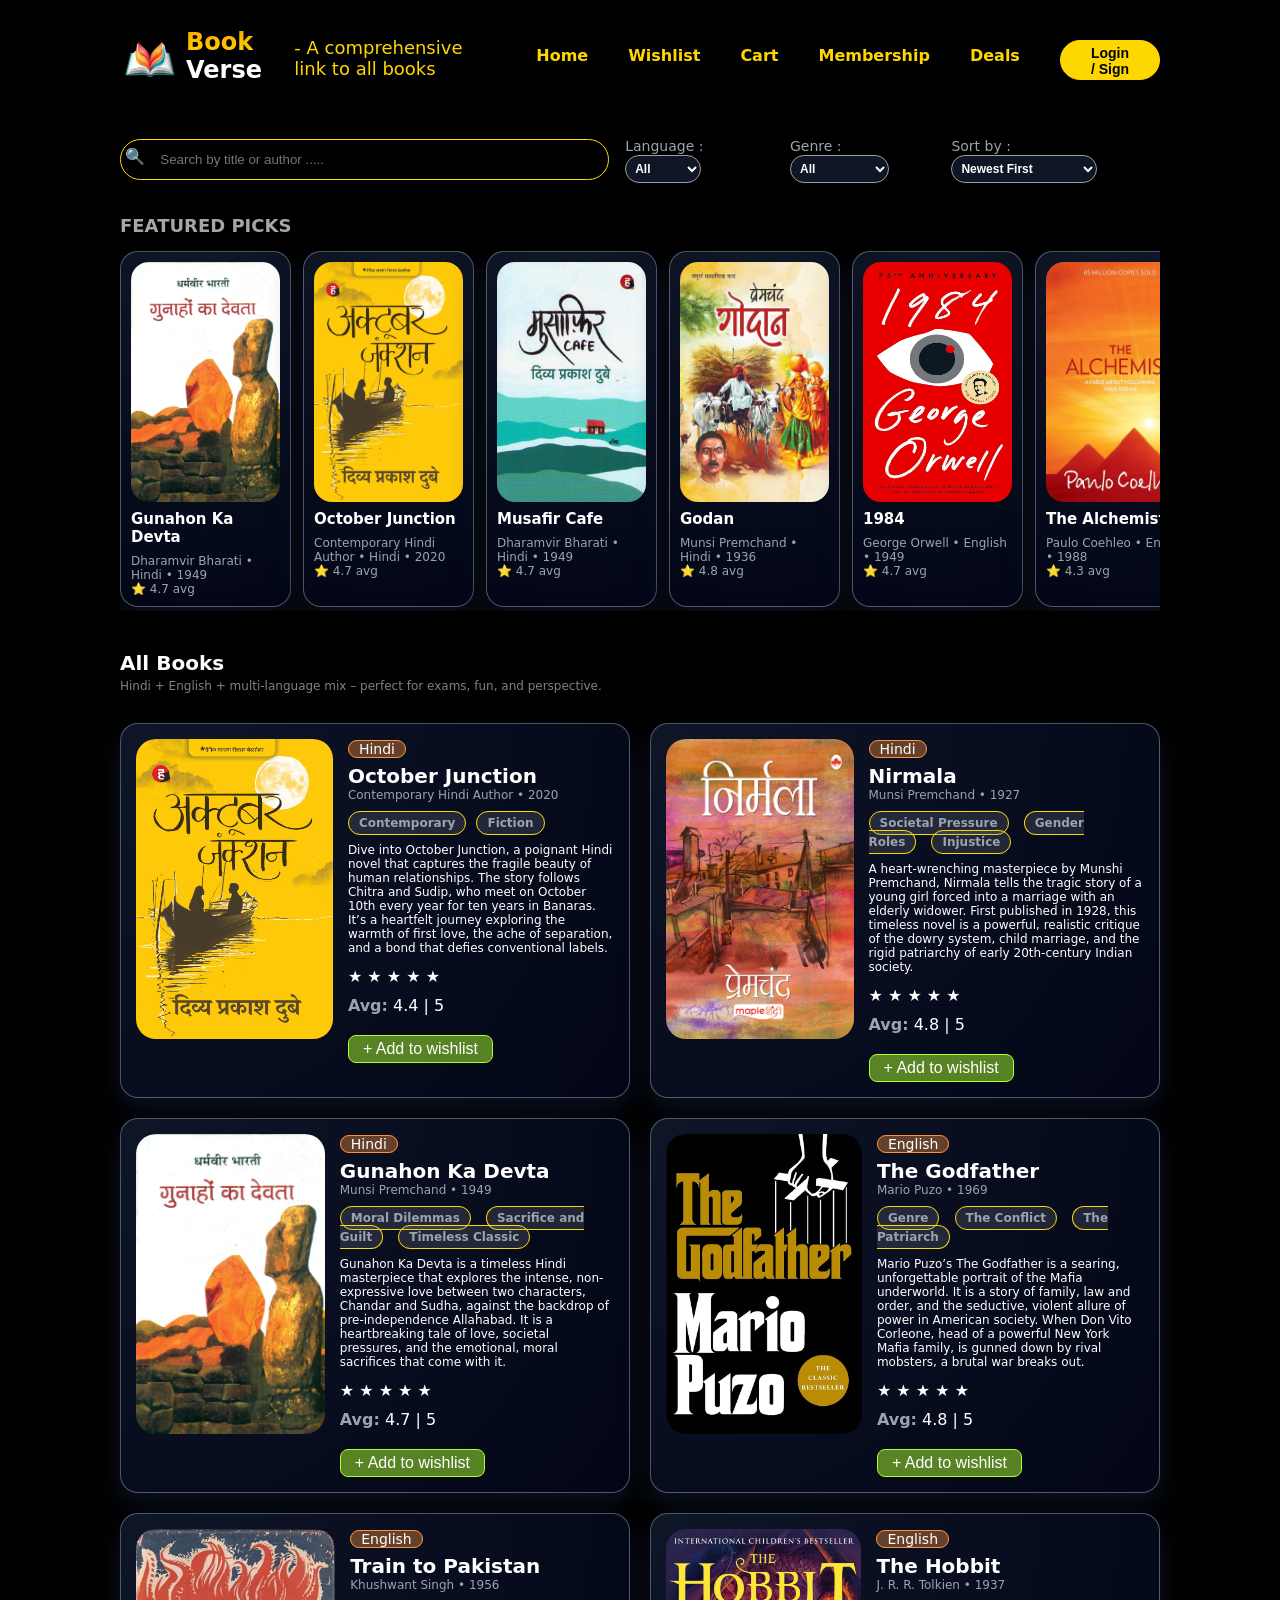
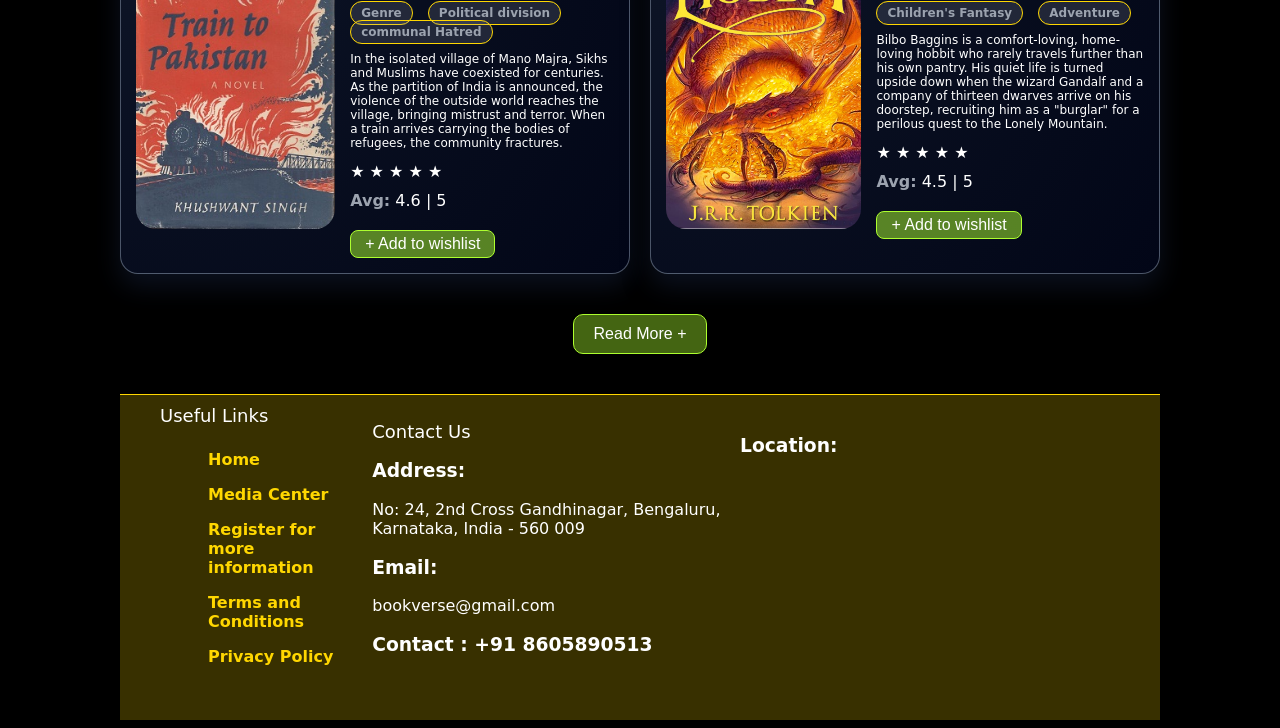
<file: Assignment-2/index.html>
<!DOCTYPE html>
<html lang="en">

<head>
  <meta charset="UTF-8">
  <meta name="viewport" content="width=device-width, initial-scale=1.0">
  <link rel="stylesheet" href="style.css">
  <title>Document</title>
</head>

<body>
  <nav class="navbar">
    <div class="title">
      <span><img src="images/BookLogo.png" alt=""></span>
      <h1><span>Book</span> Verse</h1>
      <p>- A comprehensive link to all books</p>
    </div>

    <div class="content">
      <ul>
        <li><a href=""> Home</a></li>
        <li><a href=""> Wishlist</a></li>
        <li><a href=""> Cart</a></li>
        <li><a href=""> Membership</a></li>
        <li><a href=""> Deals</a></li>
      </ul>
      <button><a href="./login.html">Login / Sign Up</a></button>
    </div>
    <div>

    </div>
  </nav>

  <section class="filters">
    <div class="searchbox">
      <span class="search-icon"> 🔍 </span>
      <input type="text" id="search-input" placeholder=" Search by title or author .....">
    </div>
    <div class="filter-group">
      <div>
        <label for="languageFilter">Language : </label>
        <select id="languageFilter">
          <option value="all">All</option>
          <option value="english">English</option>
          <option value="hindi">Hindi</option>
          <option value="marathi">Marathi</option>
        </select>
      </div>
      <div>
        <label for="languageFilter">Genre : </label>
        <select id="languageFilter">
          <option value="all">All</option>
          <option value="english">Classic</option>
          <option value="hindi">Fiction</option>
          <option value="marathi">Non-Fiction</option>
        </select>
      </div>
      <div>
        <label for="languageFilter">Sort by : </label>
        <select id="languageFilter">
          <option value="all">Newest First</option>
          <option value="english">Author A-Z</option>
          <option value="hindi">Oldest First</option>
          <option value="marathi">Rating: Low to High</option>
          <option value=""></option>
        </select>
      </div>
    </div>
  </section>

  <h2 class="section-title">FEATURED PICKS</h2>
  <div id="featuredRow" class="featured-row">
    <article class="featured-card" data-book-id="b1">
      <img src="images/gunahon-ka-devta.jpg" alt="Gunahon Ka Devta cover" class="featured-cover"
        onerror="this.style.opacity='0.3';">
      <div class="featured-title">Gunahon Ka Devta</div>
      <div class="featured-meta">
        Dharamvir Bharati • Hindi • 1949<br>
        ⭐ 4.7 avg
      </div>
    </article>
    <article class="featured-card" data-book-id="b1">
      <img src="images/octoberJunction.jpeg" alt="october junction" class="featured-cover"
        onerror="this.style.opacity='0.3';">
      <div class="featured-title">October Junction</div>
      <div class="featured-meta">
        Contemporary Hindi Author • Hindi • 2020<br>
        ⭐ 4.7 avg
      </div>
    </article>
    <article class="featured-card" data-book-id="b1">
      <img src="images/musafir-cafe.jpeg" alt="musafir cafe" class="featured-cover" onerror="this.style.opacity='0.3';">
      <div class="featured-title">Musafir Cafe</div>
      <div class="featured-meta">
        Dharamvir Bharati • Hindi • 1949<br>
        ⭐ 4.7 avg
      </div>
    </article>
    <article class="featured-card" data-book-id="b1">
      <img src="images/godan.jpg" alt="Godan" class="featured-cover" onerror="this.style.opacity='0.3';">
      <div class="featured-title">Godan</div>
      <div class="featured-meta">
        Munsi Premchand • Hindi • 1936<br>
        ⭐ 4.8 avg
      </div>
    </article>
    <article class="featured-card" data-book-id="b1">
      <img src="images/1984.jpeg" alt="1984" class="featured-cover" onerror="this.style.opacity='0.3';">
      <div class="featured-title">1984</div>
      <div class="featured-meta">
        George Orwell • English • 1949<br>
        ⭐ 4.7 avg
      </div>
    </article>
    <article class="featured-card" data-book-id="b1">
      <img src="images/The Alchemist.jpeg" alt="The Alchemist" class="featured-cover"
        onerror="this.style.opacity='0.3';">
      <div class="featured-title">The Alchemist</div>
      <div class="featured-meta">
        Paulo Coehleo • English • 1988<br>
        ⭐ 4.3 avg
      </div>
    </article>
    <article class="featured-card" data-book-id="b1">
      <img src="images/Atomic Habits.jpeg" alt="Atomic Habits" class="featured-cover"
        onerror="this.style.opacity='0.3';">
      <div class="featured-title">Atomic Habits</div>
      <div class="featured-meta">
        James Clear • English • 2018<br>
        ⭐ 4.8 avg
      </div>
    </article>
    <article class="featured-card" data-book-id="b1">
      <img src="images/Harry Potter.jpeg" alt="Harry Potter" class="featured-cover" onerror="this.style.opacity='0.3';">
      <div class="featured-title">Harry Potter</div>
      <div class="featured-meta">
        Joanne Rowling • English • 1997<br>
        ⭐ 4.9 avg
      </div>
    </article>
    <article class="featured-card" data-book-id="b1">
      <img src="images/Sapiens.jpeg" alt="Sapiens" class="featured-cover" onerror="this.style.opacity='0.3';">
      <div class="featured-title">Sapiens</div>
      <div class="featured-meta">
        Yuval Noah Harari • English • 2011<br>
        ⭐ 4.7 avg
      </div>
    </article>
    <article class="featured-card" data-book-id="b1">
      <img src="images/The Kite Runner.jpeg" alt="The Kite Runner" class="featured-cover"
        onerror="this.style.opacity='0.3';">
      <div class="featured-title">The Kite Runner</div>
      <div class="featured-meta">
        Khaled Hosseini • English • 2003<br>
        ⭐ 4.6 avg
      </div>
    </article>
  </div>

  <div class="section-title2">All Books</div>
  <div class="language">Hindi + English + multi-language mix – perfect for exams, fun, and perspective.</div>

  <section class="card-grid">

    <article class="book-card" data-book-id="b2">
      <div class="book-cover-wrapper">
        <img src="images/octoberJunction.jpeg" alt="October Junction cover" class="book-cover"
          onerror="this.style.opacity='0.25';">
      </div>
      <div class="book-content">
        <div>
          <span class="lang-chip">Hindi</span>
          <div class="book-title">October Junction</div>
          <div class="book-author">Contemporary Hindi Author • 2020</div>
        </div>

        <div class="book-meta-row">
          <span class="pill-mini">Contemporary</span><span class="pill-mini">Fiction</span>
        </div>

        <p class="book-desc">
          Dive into October Junction, a poignant Hindi novel that captures the fragile beauty of human relationships.
          The story follows Chitra and Sudip, who meet on October 10th every year for ten years in Banaras. It’s a
          heartfelt journey exploring the warmth of first love, the ache of separation, and a bond that defies
          conventional labels.
        </p>

        <div class="rating-row">
          <div class="rating-left">
            <div class="stars" data-book-id="b2">
              <span class="star filled" data-star="1">★</span>
              <span class="star filled" data-star="2">★</span>
              <span class="star filled" data-star="3">★</span>
              <span class="star filled" data-star="4">★</span>
              <span class="star " data-star="5">★</span>
            </div>
            <div class="rating-text">
              <span>Avg:</span> 4.4 | 5
            </div>
            <button class="readlist-btn " data-book-id="b2" type="button">
              + Add to wishlist
            </button>
          </div>
        </div>
      </div>
    </article>

    <article class="book-card" data-book-id="b2">
      <div class="book-cover-wrapper">
        <img src="images/nirmala.jpeg" alt="October Junction cover" class="book-cover"
          onerror="this.style.opacity='0.25';">
      </div>
      <div class="book-content">
        <div>
          <span class="lang-chip">Hindi</span>
          <div class="book-title">Nirmala</div>
          <div class="book-author">Munsi Premchand • 1927</div>
        </div>

        <div class="book-meta-row">
          <span class="pill-mini">Societal Pressure</span>
          <span class="pill-mini">Gender Roles</span>
          <span class="pill-mini">Injustice</span>
        </div>

        <p class="book-desc">
          A heart-wrenching masterpiece by Munshi Premchand, Nirmala tells the tragic story of a young girl forced into
          a marriage with an elderly widower. First published in 1928, this timeless novel is a powerful, realistic
          critique of the dowry system, child marriage, and the rigid patriarchy of early 20th-century Indian society.
        </p>

        <div class="rating-row">
          <div class="rating-left">
            <div class="stars" data-book-id="b2">
              <span class="star filled" data-star="1">★</span>
              <span class="star filled" data-star="2">★</span>
              <span class="star filled" data-star="3">★</span>
              <span class="star filled" data-star="4">★</span>
              <span class="star " data-star="5">★</span>
            </div>
            <div class="rating-text">
              <span>Avg:</span> 4.8 | 5
            </div>
            <button class="readlist-btn " data-book-id="b2" type="button">
              + Add to wishlist
            </button>
          </div>
        </div>
      </div>
    </article>

    <article class="book-card" data-book-id="b2">
      <div class="book-cover-wrapper">
        <img src="images/gunahon-ka-devta.jpg" alt="October Junction cover" class="book-cover"
          onerror="this.style.opacity='0.25';">
      </div>
      <div class="book-content">
        <div>
          <span class="lang-chip">Hindi</span>
          <div class="book-title">Gunahon Ka Devta</div>
          <div class="book-author">Munsi Premchand • 1949</div>
        </div>

        <div class="book-meta-row">
          <span class="pill-mini">Moral Dilemmas</span>
          <span class="pill-mini">Sacrifice and Guilt</span>
          <span class="pill-mini">Timeless Classic</span>
        </div>

        <p class="book-desc">
          Gunahon Ka Devta is a timeless Hindi masterpiece that explores the intense, non-expressive love between two
          characters, Chandar and Sudha, against the backdrop of pre-independence Allahabad. It is a heartbreaking tale
          of love, societal pressures, and the emotional, moral sacrifices that come with it.
        </p>

        <div class="rating-row">
          <div class="rating-left">
            <div class="stars" data-book-id="b2">
              <span class="star filled" data-star="1">★</span>
              <span class="star filled" data-star="2">★</span>
              <span class="star filled" data-star="3">★</span>
              <span class="star filled" data-star="4">★</span>
              <span class="star " data-star="5">★</span>
            </div>
            <div class="rating-text">
              <span>Avg:</span> 4.7 | 5
            </div>
            <button class="readlist-btn " data-book-id="b2" type="button">
              + Add to wishlist
            </button>
          </div>
        </div>
      </div>
    </article>

    <article class="book-card" data-book-id="b2">
      <div class="book-cover-wrapper">
        <img src="images/the godfather.jpeg" alt="October Junction cover" class="book-cover"
          onerror="this.style.opacity='0.25';">
      </div>
      <div class="book-content">
        <div>
          <span class="lang-chip">English</span>
          <div class="book-title">The Godfather</div>
          <div class="book-author">Mario Puzo • 1969</div>
        </div>

        <div class="book-meta-row">
          <span class="pill-mini">Genre</span>
          <span class="pill-mini">The Conflict</span>
          <span class="pill-mini">The Patriarch</span>
        </div>

        <p class="book-desc">
          Mario Puzo’s The Godfather is a searing, unforgettable portrait of the Mafia underworld. It is a story of
          family, law and order, and the seductive, violent allure of power in American society. When Don Vito Corleone,
          head of a powerful New York Mafia family, is gunned down by rival mobsters, a brutal war breaks out.
        </p>

        <div class="rating-row">
          <div class="rating-left">
            <div class="stars" data-book-id="b2">
              <span class="star filled" data-star="1">★</span>
              <span class="star filled" data-star="2">★</span>
              <span class="star filled" data-star="3">★</span>
              <span class="star filled" data-star="4">★</span>
              <span class="star " data-star="5">★</span>
            </div>
            <div class="rating-text">
              <span>Avg:</span> 4.8 | 5
            </div>
            <button class="readlist-btn " data-book-id="b2" type="button">
              + Add to wishlist
            </button>
          </div>
        </div>
      </div>
    </article>

    <article class="book-card" data-book-id="b2">
      <div class="book-cover-wrapper">
        <img src="images/train to pakistan.jpeg" alt="October Junction cover" class="book-cover"
          onerror="this.style.opacity='0.25';">
      </div>
      <div class="book-content">
        <div>
          <span class="lang-chip">English</span>
          <div class="book-title">Train to Pakistan</div>
          <div class="book-author">Khushwant Singh • 1956</div>
        </div>

        <div class="book-meta-row">
          <span class="pill-mini">Genre</span>
          <span class="pill-mini">Political division</span>
          <span class="pill-mini">communal Hatred</span>
        </div>

        <p class="book-desc">
          In the isolated village of Mano Majra, Sikhs and Muslims have coexisted for centuries. As the partition of
          India is announced, the violence of the outside world reaches the village, bringing mistrust and terror. When
          a train arrives carrying the bodies of refugees, the community fractures.
        </p>

        <div class="rating-row">
          <div class="rating-left">
            <div class="stars" data-book-id="b2">
              <span class="star filled" data-star="1">★</span>
              <span class="star filled" data-star="2">★</span>
              <span class="star filled" data-star="3">★</span>
              <span class="star filled" data-star="4">★</span>
              <span class="star " data-star="5">★</span>
            </div>
            <div class="rating-text">
              <span>Avg:</span> 4.6 | 5
            </div>
            <button class="readlist-btn " data-book-id="b2" type="button">
              + Add to wishlist
            </button>
          </div>
        </div>
      </div>
    </article>

    <article class="book-card" data-book-id="b2">
      <div class="book-cover-wrapper">
        <img src="images/The Hobbit.jpeg" alt="October Junction cover" class="book-cover"
          onerror="this.style.opacity='0.25';">
      </div>
      <div class="book-content">
        <div>
          <span class="lang-chip">English</span>
          <div class="book-title">The Hobbit</div>
          <div class="book-author">J. R. R. Tolkien • 1937</div>
        </div>

        <div class="book-meta-row">
          <span class="pill-mini">Children's Fantasy</span>
          <span class="pill-mini">Adventure</span>
        </div>

        <p class="book-desc">
          Bilbo Baggins is a comfort-loving, home-loving hobbit who rarely travels further than his own pantry. His
          quiet life is turned upside down when the wizard Gandalf and a company of thirteen dwarves arrive on his
          doorstep, recruiting him as a "burglar" for a perilous quest to the Lonely Mountain.
        </p>

        <div class="rating-row">
          <div class="rating-left">
            <div class="stars" data-book-id="b2">
              <span class="star filled" data-star="1">★</span>
              <span class="star filled" data-star="2">★</span>
              <span class="star filled" data-star="3">★</span>
              <span class="star filled" data-star="4">★</span>
              <span class="star " data-star="5">★</span>
            </div>
            <div class="rating-text">
              <span>Avg:</span> 4.5 | 5
            </div>
            <button class="readlist-btn " data-book-id="b2" type="button">
              + Add to wishlist
            </button>
          </div>
        </div>
      </div>
    </article>

  </section>

  <div class="moreBtn">
    <button class="readBtn" type="button">
      Read More +
    </button>
  </div>

  <footer class="footerClass">
    <div class="navigation">
      <h2>Useful Links</h2>
      <ul>
        <li><a href="">Home</a></li>
        <li><a href="">Media Center</a></li>
        <li><a href="">Register for more information</a></li>
        <li><a href="">Terms and Conditions</a></li>
        <li><a href="">Privacy Policy</a></li>
      </ul>
    </div>
    <div class="contact">
      <h2>Contact Us</h2>
      <h3>Address:</h3>
      <p>No: 24, 2nd Cross Gandhinagar, Bengaluru, Karnataka, India - 560 009</p>
      <h3>Email:</h3>
      <p>bookverse@gmail.com</p>
      <h3>Contact : +91 8605890513</h3>
    </div>
    <div class="footer-right">
      <h3>Location:</h3>
      <span id="map-location">
        <iframe
          src="https://www.google.com/maps/embed?pb=!1m18!1m12!1m3!1d1227.6141059117178!2d74.49429544571373!3d19.90073306808861!2m3!1f0!2f0!3f0!3m2!1i1024!2i768!4f13.1!3m3!1m2!1s0x3bdc458fd1affe9f%3A0x803a080e03c5a50a!2sSanjivani%20University!5e1!3m2!1sen!2sin!4v1770041565195!5m2!1sen!2sin"
          width="400" height="200" style="border:0;" allowfullscreen="" loading="lazy" margin-bottom="20px"
          referrerpolicy="no-referrer-when-downgrade">
        </iframe>
      </span>
    </div>
    </div>
  </footer>
</body>

</html>
</file>
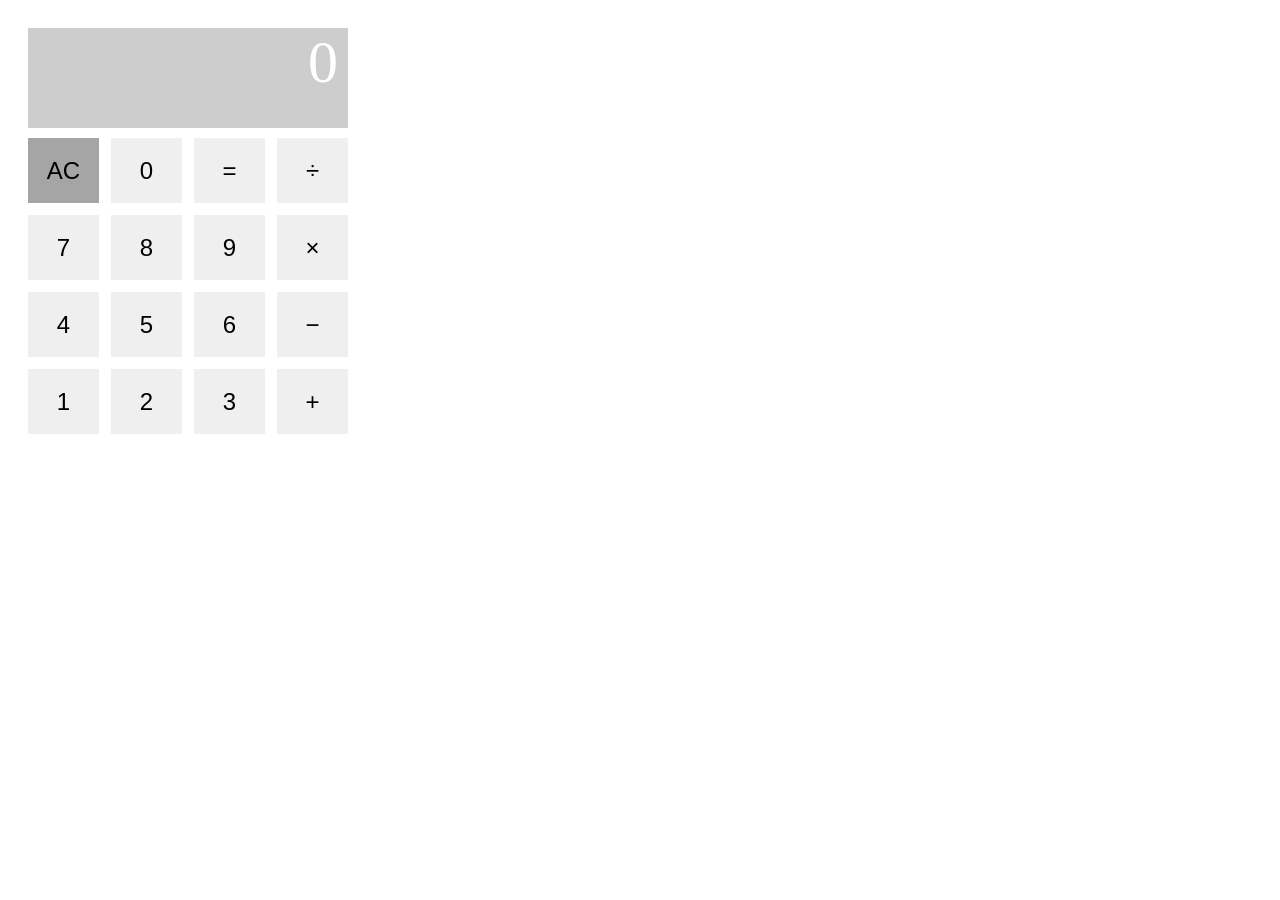
<file: Assignment-3/calculator/index.html>
<!DOCTYPE html>
<html lang="en">

<head>
    <meta charset="UTF-8">
    <meta name="viewport" content="width=device-width, initial-scale=1.0">
    <title>Calculator</title>
    <link rel="stylesheet" href="style.css">
</head>

<body>


    <div class="calculator">
        <div class="display" id="display">0</div>


        <div class="buttons">
            <button class="btn light" data-action="clear">AC</button>
            <button class="btn zero" data-number="0">0</button>
            <button class="btn operator" data-action="equals">=</button>
            <button class="btn operator" data-action="divide">÷</button>


            <button class="btn" data-number="7">7</button>
            <button class="btn" data-number="8">8</button>
            <button class="btn" data-number="9">9</button>
            <button class="btn operator" data-action="multiply">×</button>


            <button class="btn" data-number="4">4</button>
            <button class="btn" data-number="5">5</button>
            <button class="btn" data-number="6">6</button>
            <button class="btn operator" data-action="subtract">−</button>


            <button class="btn" data-number="1">1</button>
            <button class="btn" data-number="2">2</button>
            <button class="btn" data-number="3">3</button>
            <button class="btn operator" data-action="add">+</button>
        </div>
    </div>


    <script src="script.js"></script>
</body>

</html>
</file>
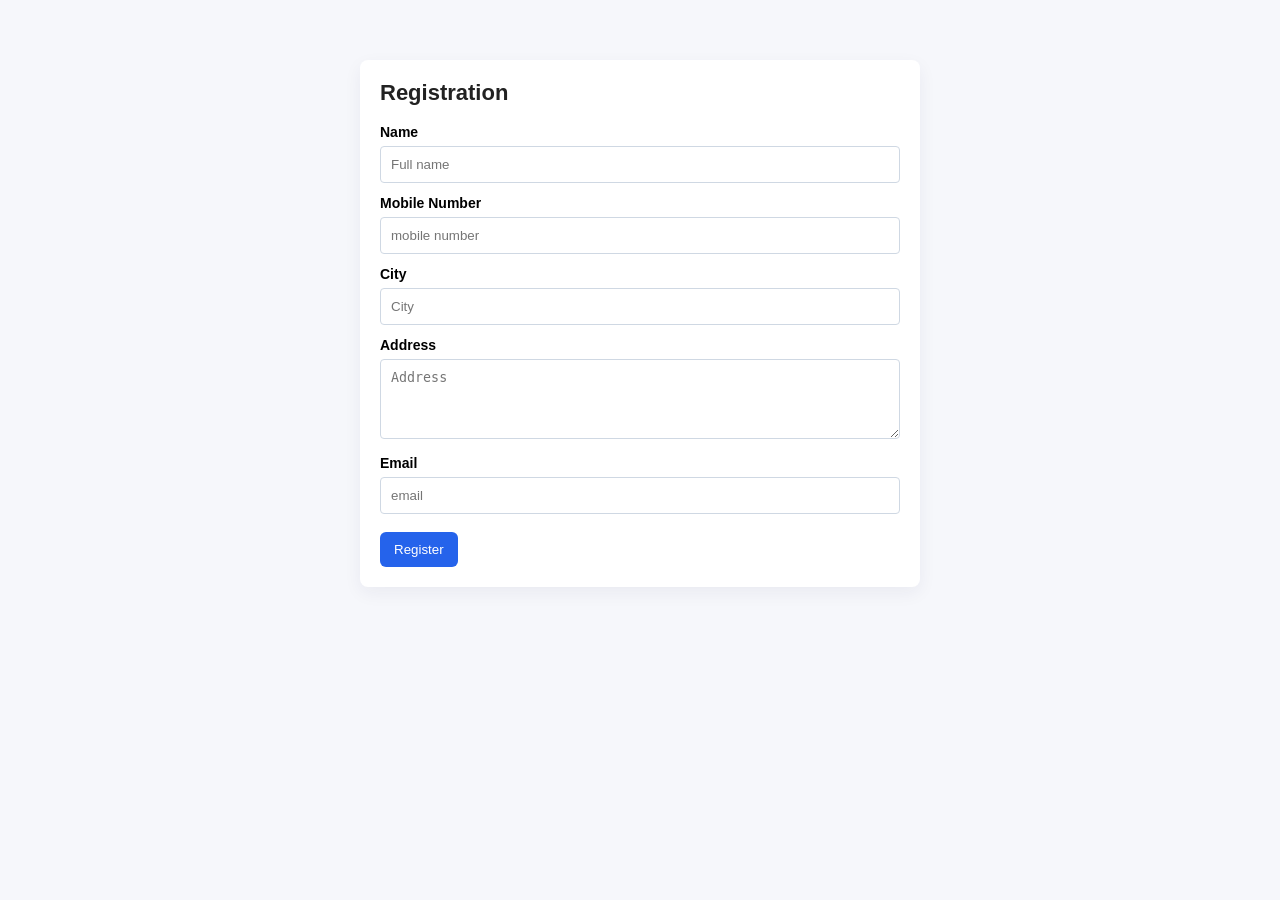
<file: Assignment-3/registration/index.html>
<!DOCTYPE html>
<html lang="en">

<head>
    <title>Registration</title>
    <link rel="stylesheet" href="style.css">
</head>

<body>
    <div class="container">
        <h1>Registration</h1>
        <form id="regForm" novalidate>
            <label for="name">Name</label>
            <input type="text" id="name" name="name" placeholder="Full name">
            <div class="error" id="nameErr">Please enter a valid name (letters and spaces only).</div>

            <label for="mobile">Mobile Number</label>
            <input type="text" id="mobile" name="mobile" placeholder="mobile number">
            <div class="error" id="mobileErr">Please enter a valid 10-digit mobile number.</div>

            <label for="city">City</label>
            <input type="text" id="city" name="city" placeholder="City">
            <div class="error" id="cityErr">Please enter your city.</div>

            <label for="address">Address</label>
            <textarea id="address" name="address" placeholder="Address"></textarea>
            <div class="error" id="addressErr">Please enter your address.</div>

            <label for="email">Email</label>
            <input type="email" id="email" name="email" placeholder="email">
            <div class="error" id="emailErr">Please enter a valid email address.</div>

            <div class="actions">
                <button type="submit">Register</button>
            </div>
        </form>
    </div>
    <script src="script.js"></script>
</body>

</html>
</file>
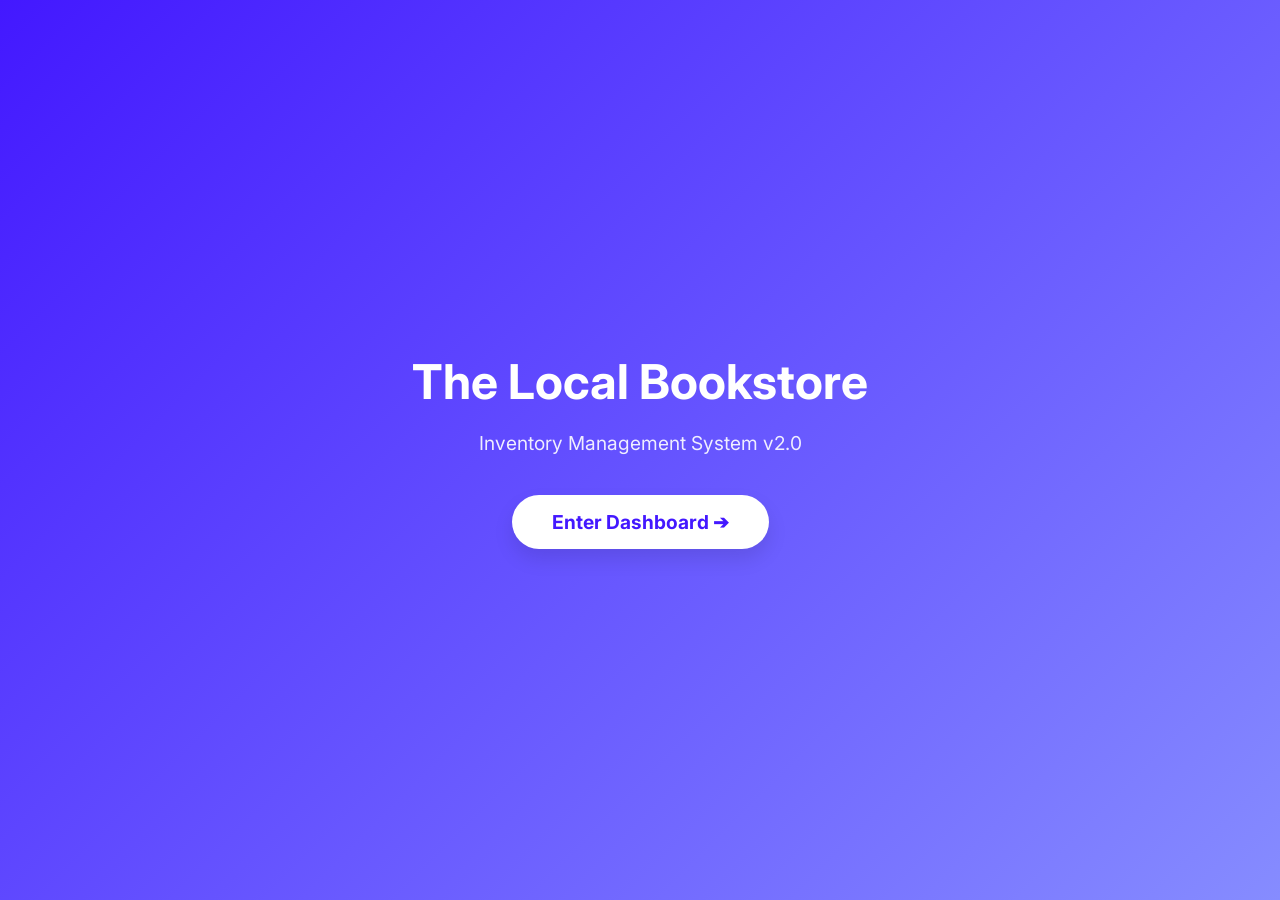
<file: Assignment-7/bookstore/index.html>
<!DOCTYPE html>
<html lang="en">
<head>
    <meta charset="UTF-8">
    <title>The Local Bookstore</title>
    <link rel="stylesheet" type="text/css" href="styles.css">
</head>
<body>
    <div class="splash-container">
        <h1>The Local Bookstore</h1>
        <p style="font-size: 1.2rem; margin-bottom: 40px; opacity: 0.9;">Inventory Management System v2.0</p>
        <a href="books" class="btn-splash">Enter Dashboard ➔</a>
    </div>
</body>
</html>
</file>
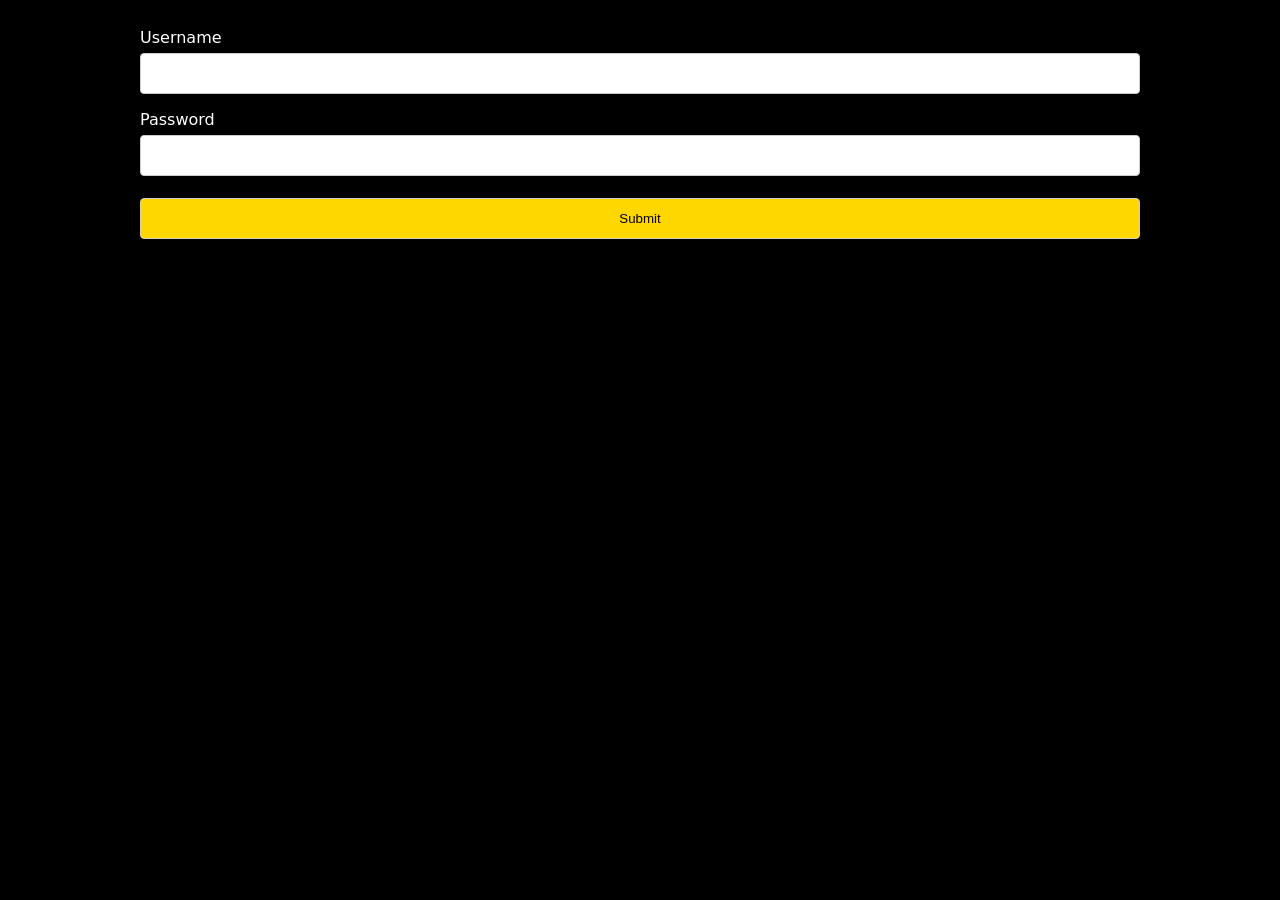
<file: Assignment-2/login.html>
<!DOCTYPE html>
<html lang="en">

<head>
    <meta charset="UTF-8">
    <meta name="viewport" content="width=device-width, initial-scale=1.0">
    <title>Document</title>
    <link rel="stylesheet" href="login.css">
    <script src="./login.js"></script>
</head>

<body>
    <div class="container">
        <form action="#">
            <label for="usrname">Username</label>
            <input type="text" id="usrname" name="usrname" required>

            <label for="psw">Password</label>
            <input type="password" id="psw" name="psw" pattern="(?=.*\d)(?=.*[a-z])(?=.*[A-Z]).{8,}"
                title="Must contain at least one number and one uppercase and lowercase letter, and at least 8 or more characters"
                required>

            <input type="submit" value="Submit">
        </form>
    </div>
</body>

</html>
</file>
<file: Assignment-2/style.css>
body {
  color: white; 
  margin-left: 120px;
  margin-right: 120px;
  padding: 0;
  background-color: black;
  font-family: "Inter", system-ui, -apple-system, BlinkMacSystemFont, "Segoe UI", sans-serif;
}

.navbar {
  display: flex;
  justify-content: space-between;
  align-items: center;
}

.title {
  color: white;
  display: flex;
  align-items: center;
}

.title h1 span{
  background: linear-gradient(orange, gold);
  -webkit-background-clip: text;
  background-clip: text;
  color: transparent;
}

.content {
  display: flex;
  justify-content: flex-end;
  margin-left: auto;
}

.title h1 {
  font-weight: 700;
}

.title img {
  width: 60px;
  margin-top: 15px;
  margin-right: 6px;
}

.title p{
  color: gold;
  margin: 0;
  margin-left: 6px;
  font-size: 18px;
  padding: 8px 10px 4px 10px;
  border-radius: 14px;
  align-self: center;
}

.content{
  display: flex;
  gap: 40px;
}
.content ul{
  display: flex;
  justify-content: space-between;
  gap: 40px;
  list-style: none;
}

ul li a{
  color: gold;
  font-size: 16px;
  font-weight: 600;
  text-decoration: none;
}

.content ul li:hover{
  border-bottom: 2px solid gold;
}

.content button{
  margin-top: 10px;
  height: 40px;
  background-color: gold;
  color: black;
  border: 1px solid gold;
  padding: 4px 30px;
  border-radius: 30px;
  cursor: pointer;
  font-weight: 700;
  font-size: 14px;
  transition: all 0.3s ease;
}

.content button:hover{
  background-color: rgba(255, 217, 0, 0.388);
  color: white;
}

.content button a{
  text-decoration: none;
  color: inherit;
}

.filters {
  margin-top: 2rem;
  margin-bottom: 2rem;
  display: flex;
  justify-content: space-between;
  align-items: center;
}

.filter-group {
  color: white;
  display: flex;
  justify-content: space-around;
  gap: 1.2rem;
  padding: 0 1rem;
  align-items: center;
}

label {
  font-size: 14px;
  font-weight: 400;
  color: #9ca3af;
}

#languageFilter {
  background: rgba(17, 25, 43, 0.9);
  border: 1px solid rgb(158, 157, 157);
  padding: 5px;
  color: white;
  font-weight: 600;
  font-size: 12px;
  border-radius: 14px;
}

option {
  background-color: transparent;
}

.searchbox {
  padding: 0.225rem;
  width: 90%;
  max-width: 30rem;
  height: 2rem;
  border: 1px solid gold;
  border-radius: 30px;
  display: flex;
  background-color: black;
  color: white;
  outline: none;
}

.searchbox span {
  margin-top: 4px;
  padding-right: 10px;
}

#search-input {
  border: none;
  outline: none;
  background: transparent;
  color: white;
  width: 100%;
}

.searchbox:focus {
  outline: none;
}

.section-title {
  color: rgb(167, 166, 166);
  font-size: 18px;
  font-weight: 700;
}

.section-title2 {
  margin-top: 40px;
  color: #ffff;
  font-size: 20px;
  font-weight: 700;
}

.language{
  color: gray;
  font-size: 12px;
  margin-top: 4px;
}

.featured-row {
  margin-top: 10px;
  display: flex;
  gap: 12px;
  overflow-x: auto;
  padding-bottom: 4px;
  scroll-behavior: smooth;
  scrollbar-width: none;
  -ms-overflow-style: none;
}

.featured-row::-webkit-scrollbar {
  display: none;
}

.featured-card {
  color: white;
  min-width: 149px;
  max-width: 200px;
  background: radial-gradient(circle at top, rgba(17, 25, 43, 0.9), #020617);
  border-radius: 18px;
  border: 1px solid rgba(148, 163, 184, 0.5);
  padding: 10px;
  display: flex;
  flex-direction: column;
  gap: 8px;
  box-shadow: 0 14px 30px rgba(15, 23, 42, 0.7);
  position: relative;
  cursor: pointer;
}

.featured-card:hover {
  border: 1px solid gold;
  transform: scaleY(2px);
  transition-duration: 4ms;
}

.featured-card img {
  border-radius: 18px;
  height: 240px;
}

.featured-title {
  font-size: 15px;
  font-weight: 700;
}

.featured-meta {
  font-size: 12px;
  font-weight: 400;
  color: #9ca3af;
}

.card-grid {
  margin-top: 30px;
  display: grid;
  grid-template-columns: repeat(2, 1fr);
  gap: 20px;
  padding-bottom: 20px;
}

.book-card {
    display: grid;
    grid-template-columns: 1fr 2fr;
    gap: 15px;
    padding: 15px;
    border-radius: 18px;
    border: 1px solid rgba(148, 163, 184, 0.5);
    background: radial-gradient(circle at top left, rgba(15, 23, 42, 0.94), #020617);
    box-shadow: 0 12px 26px rgba(15, 23, 42, 0.75);
    transition: transform 0.3s ease, box-shadow 0.3s ease, border-color 0.3s ease;
    cursor: pointer;
    color: white;
}

.book-cover-wrapper img{
  height: 300px;
  border-radius: 20px;
  justify-content: space-between;
  align-items: center;
}

.lang-chip{
  border: 1px solid#fb923c;
  padding-left: 10px;
  padding-right: 10px;
  border-radius: 12px;
  background-color: #fb923c61;
  font-size: 14px;
  font-size: 500;
}

.book-title{
  margin-top: 6px;
  font-size: 20px;
  font-weight: 700;
}

.book-author{
  font-size: 12px;
  color: #9ca3af;
  font-weight: 500;
}

.book-meta-row{
  margin-top: 10px;
}

.pill-mini{
  padding: 4px 10px 4px 10px;
  color: #9ca3af;
  font-size: 12px;
  font-weight: 600;
  background: #9ca3af2e;
  border: 1px solid gold;
  margin-right: 10px;
  justify-content: center;
  border-radius: 14px;
}

.star-filled{
  color: yellow;
}

.book-desc{
  font-size: 12px;
}

.readlist-btn{
  background-color: rgba(172, 255, 47, 0.493);
  border: 1px solid greenyellow;
  color: #ffff;
  margin-top: 10px;
  font-size: 16px;
  padding: 4px 14px 4px 14px;
  border-radius: 8px;
}

.rating-text{
  margin-top: 10px;
  margin-bottom: 10px;
}

.readlist-btn:hover{
  background-color:rgba(172, 255, 47, 0.253);
}

.rating-text span{
  color: #9ca3af;
  font-weight: 600;
}

.moreBtn{
  margin-top: 20px;
}

.readBtn{
  display: block;
  margin: 0 auto;
  padding: 10px 20px 10px 20px;
  font-size: 16px;
  background-color: rgba(172, 255, 47, 0.397);
  border: 1px solid greenyellow;
  color: #ffff;
  border-radius: 10px;
}

.readBtn:hover{
  background-color:rgba(172, 255, 47, 0.253);
}

.footerClass{
  margin-top: 40px;
  padding: 10px 20px 30px 40px;
  background-color: rgba(255, 217, 0, 0.219);
  border-top: 1px solid gold;
  display: flex;
  justify-content: space-around;
  align-items: center;
}

.navigation ul{
  list-style: none;
  color: white;
}

.navigation ul li{
  padding: 8px;
  color: #ffff;
}

.contact h2{
  display: block;
  margin: 0 auto;
  color: white;
  font-size: 18px;
  font-weight: 400;
}

.navigation h2{
  display: block;
  margin: 0 auto;
  color: white;
  font-size: 18px;
  font-weight: 400;
}
</file>
<file: Assignment-3/calculator/style.css>
* {


    .calculator {
        width: 320px;
        border-radius: 20px;
        padding: 20px;
    }


    .display {
        height: 100px;
        color: white;
        background: #bbbb;
        font-size: 60px;
        text-align: right;
        padding-left: 10px;
        padding-right: 10px;
        margin-bottom: 10px;
        overflow: hidden;
    }


    .buttons {
        display: grid;
        grid-template-columns: repeat(4, 1fr);
        gap: 12px;
    }


    .btn {
        height: 65px;
        border: none;
        font-size: 24px;
        cursor: pointer;
    }


    .btn:active {
        opacity: 0.7;
    }


    .btn.light {
        background: #a5a5a5;
        color: black;
    }
}
</file>
<file: Assignment-3/registration/style.css>
body {
    font-family: Arial, Helvetica, sans-serif;
    background: #f6f7fb;
    padding: 24px
}

.container {
    max-width: 520px;
    margin: 28px auto;
    background: #fff;
    padding: 20px;
    border-radius: 8px;
    box-shadow: 0 6px 18px rgba(40, 40, 80, 0.06)
}

h1 {
    margin: 0 0 18px;
    font-size: 22px;
    color: #222
}

label {
    display: block;
    margin-top: 12px;
    font-weight: 600;
    font-size: 14px
}

input[type=text],
input[type=email],
textarea,
select {
    width: 100%;
    padding: 10px;
    border: 1px solid #cfd8e3;
    border-radius: 4px;
    margin-top: 6px;
    box-sizing: border-box
}

textarea {
    min-height: 80px;
    resize: vertical
}

.error {
    color: #b00020;
    font-size: 13px;
    margin-top: 6px;
    display: none
}

.invalid {
    border-color: #b00020
}

.actions {
    margin-top: 18px
}

button {
    background: #2563eb;
    color: #fff;
    border: none;
    padding: 10px 14px;
    border-radius: 6px;
    cursor: pointer
}

button:active {
    transform: translateY(1px)
}
</file>
<file: Assignment-7/bookstore/styles.css>
/* Import Google Font */
@import url('https://fonts.googleapis.com/css2?family=Inter:wght@400;500;600;700&display=swap');

* { margin: 0; padding: 0; box-sizing: border-box; font-family: 'Inter', sans-serif; }

body {
    background-color: #f4f7fe;
    color: #2b3674;
    min-height: 100vh;
}

/* --- SPLASH PAGE --- */
.splash-container {
    display: flex;
    flex-direction: column;
    align-items: center;
    justify-content: center;
    height: 100vh;
    text-align: center;
    background: linear-gradient(135deg, #4318FF 0%, #868CFF 100%);
    color: white;
}
.splash-container h1 { font-size: 3rem; margin-bottom: 20px; }
.btn-splash {
    background: white; color: #4318FF; padding: 15px 40px;
    border-radius: 50px; font-weight: 700; font-size: 1.2rem;
    text-decoration: none; box-shadow: 0 10px 20px rgba(0,0,0,0.1);
    transition: transform 0.3s;
}
.btn-splash:hover { transform: translateY(-3px); }

/* --- DASHBOARD LAYOUT --- */
.dashboard-header {
    background: white; padding: 20px 40px;
    box-shadow: 0 2px 10px rgba(0,0,0,0.02);
    display: flex; align-items: center; justify-content: space-between;
}
.dashboard-header h1 { font-size: 1.5rem; color: #2b3674; }

.main-wrapper {
    display: grid;
    grid-template-columns: 350px 1fr; /* 2-Column Layout */
    gap: 30px;
    padding: 40px;
    max-width: 1600px;
    margin: 0 auto;
}

/* --- CARDS & FORMS --- */
.card {
    background: white;
    border-radius: 20px;
    padding: 30px;
    box-shadow: 0 10px 30px rgba(0, 0, 0, 0.03);
}
.card-title { font-size: 1.2rem; font-weight: 700; margin-bottom: 25px; color: #2b3674; }

.input-group { margin-bottom: 20px; }
.input-group label {
    display: block; font-size: 0.9rem; font-weight: 600;
    color: #a3aed1; margin-bottom: 8px; text-transform: uppercase; letter-spacing: 0.5px;
}
.input-group input {
    width: 100%; padding: 14px 16px; border: 2px solid #e0e5f2;
    border-radius: 12px; font-size: 1rem; color: #2b3674;
    transition: all 0.3s ease; outline: none; background: #fcfcfd;
}
.input-group input:focus { border-color: #4318FF; background: white; box-shadow: 0 0 0 4px rgba(67,24,255,0.1); }

.btn-submit {
    width: 100%; background: #4318FF; color: white; border: none;
    padding: 16px; border-radius: 12px; font-size: 1rem; font-weight: 700;
    cursor: pointer; transition: 0.3s; box-shadow: 0 10px 20px rgba(67,24,255,0.15);
}
.btn-submit:hover { background: #3311db; transform: translateY(-2px); }

.btn-cancel {
    display: block; text-align: center; margin-top: 15px; color: #a3aed1;
    text-decoration: none; font-weight: 600; font-size: 0.9rem; transition: 0.3s;
}
.btn-cancel:hover { color: #e74c3c; }

/* --- MODERN TABLE --- */
.table-container { overflow-x: auto; }
table { width: 100%; border-collapse: collapse; }
th {
    background: #f4f7fe; color: #a3aed1; padding: 16px;
    text-align: left; font-size: 0.85rem; text-transform: uppercase;
    letter-spacing: 1px; font-weight: 700; border-bottom: 2px solid #e0e5f2;
}
td { padding: 18px 16px; border-bottom: 1px solid #e0e5f2; font-weight: 500; }
tr:hover td { background: #fafbff; }

.price-pill { background: #e5f9ed; color: #05cd99; padding: 6px 12px; border-radius: 20px; font-weight: 700; }
.stock-pill { background: #fff3e0; color: #ff9800; padding: 6px 12px; border-radius: 20px; font-weight: 700; }

.btn-action {
    padding: 8px 16px; border-radius: 8px; color: white;
    text-decoration: none; font-size: 0.85rem; font-weight: 600;
    margin-right: 8px; display: inline-flex; align-items: center; transition: 0.2s;
}
.btn-edit { background: #f39c12; }
.btn-edit:hover { background: #d68910; }
.btn-delete { background: #e74c3c; }
.btn-delete:hover { background: #c0392b; }
</file>
<file: Assignment-2/login.css>
body {
  color: white; 
  margin-left: 120px;
  margin-right: 120px;
  padding: 0;
  background-color: black;
  font-family: "Inter", system-ui, -apple-system, BlinkMacSystemFont, "Segoe UI", sans-serif;
}



/* Style all input fields */
input {
  width: 100%;
  padding: 12px;
  border: 1px solid #ccc;
  border-radius: 4px;
  box-sizing: border-box;
  margin-top: 6px;
  margin-bottom: 16px;
}

/* Style the submit button */
input[type=submit] {
  background-color: gold;
  color: black;
}

/* Style the container for inputs */
.container {
  background-color: #000;
  padding: 20px;
}

/* The message box is shown when the user clicks on the password field */
#message {
  display:none;
  background: #0000;
  color: #000;
  position: relative;
  padding: 20px;
  margin-top: 10px;
}

#message p {
  padding: 10px 35px;
  font-size: 18px;
}

/* Add a green text color and a checkmark when the requirements are right */
.valid {
  color: green;
}

.valid:before {
  position: relative;
  left: -35px;
  content: "&#10004;";
}

/* Add a red text color and an "x" icon when the requirements are wrong */
.invalid {
  color: red;
}

.invalid:before {
  position: relative;
  left: -35px;
  content: "&#10006;";
}
</file>
